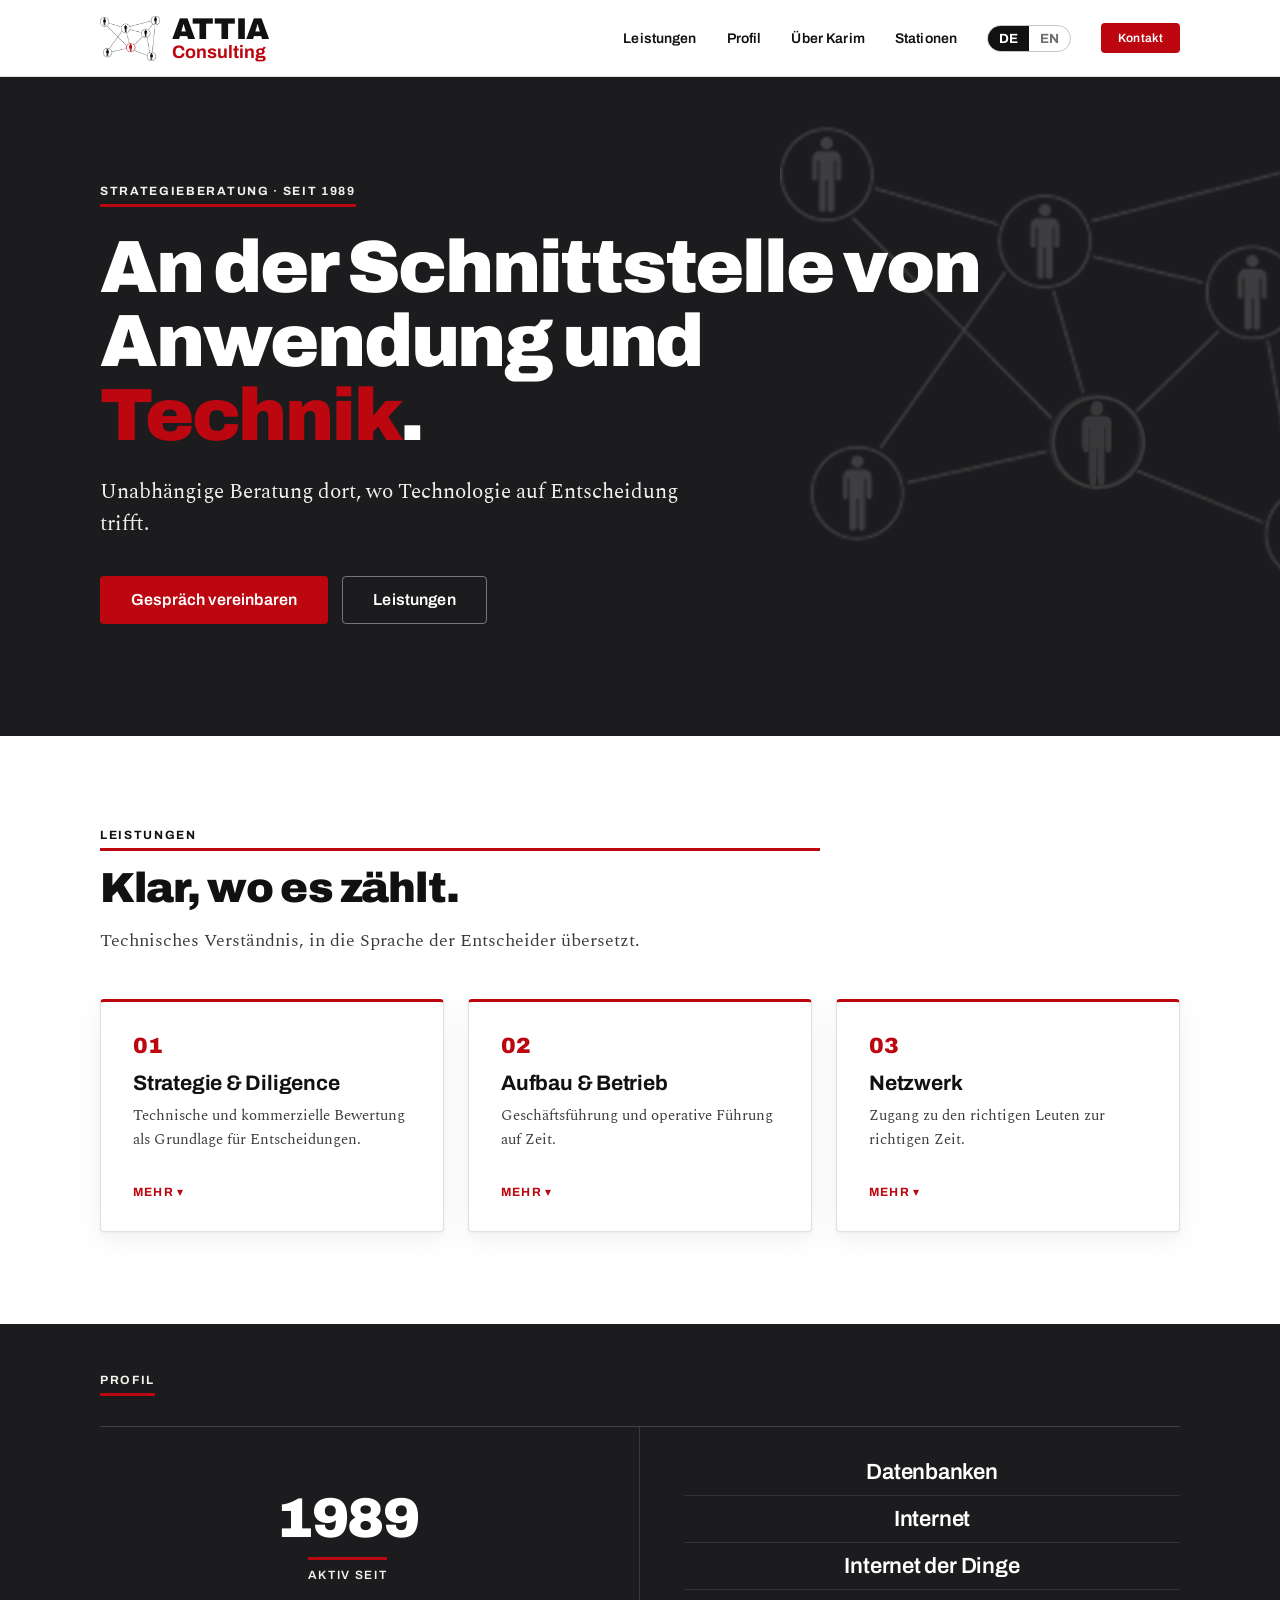
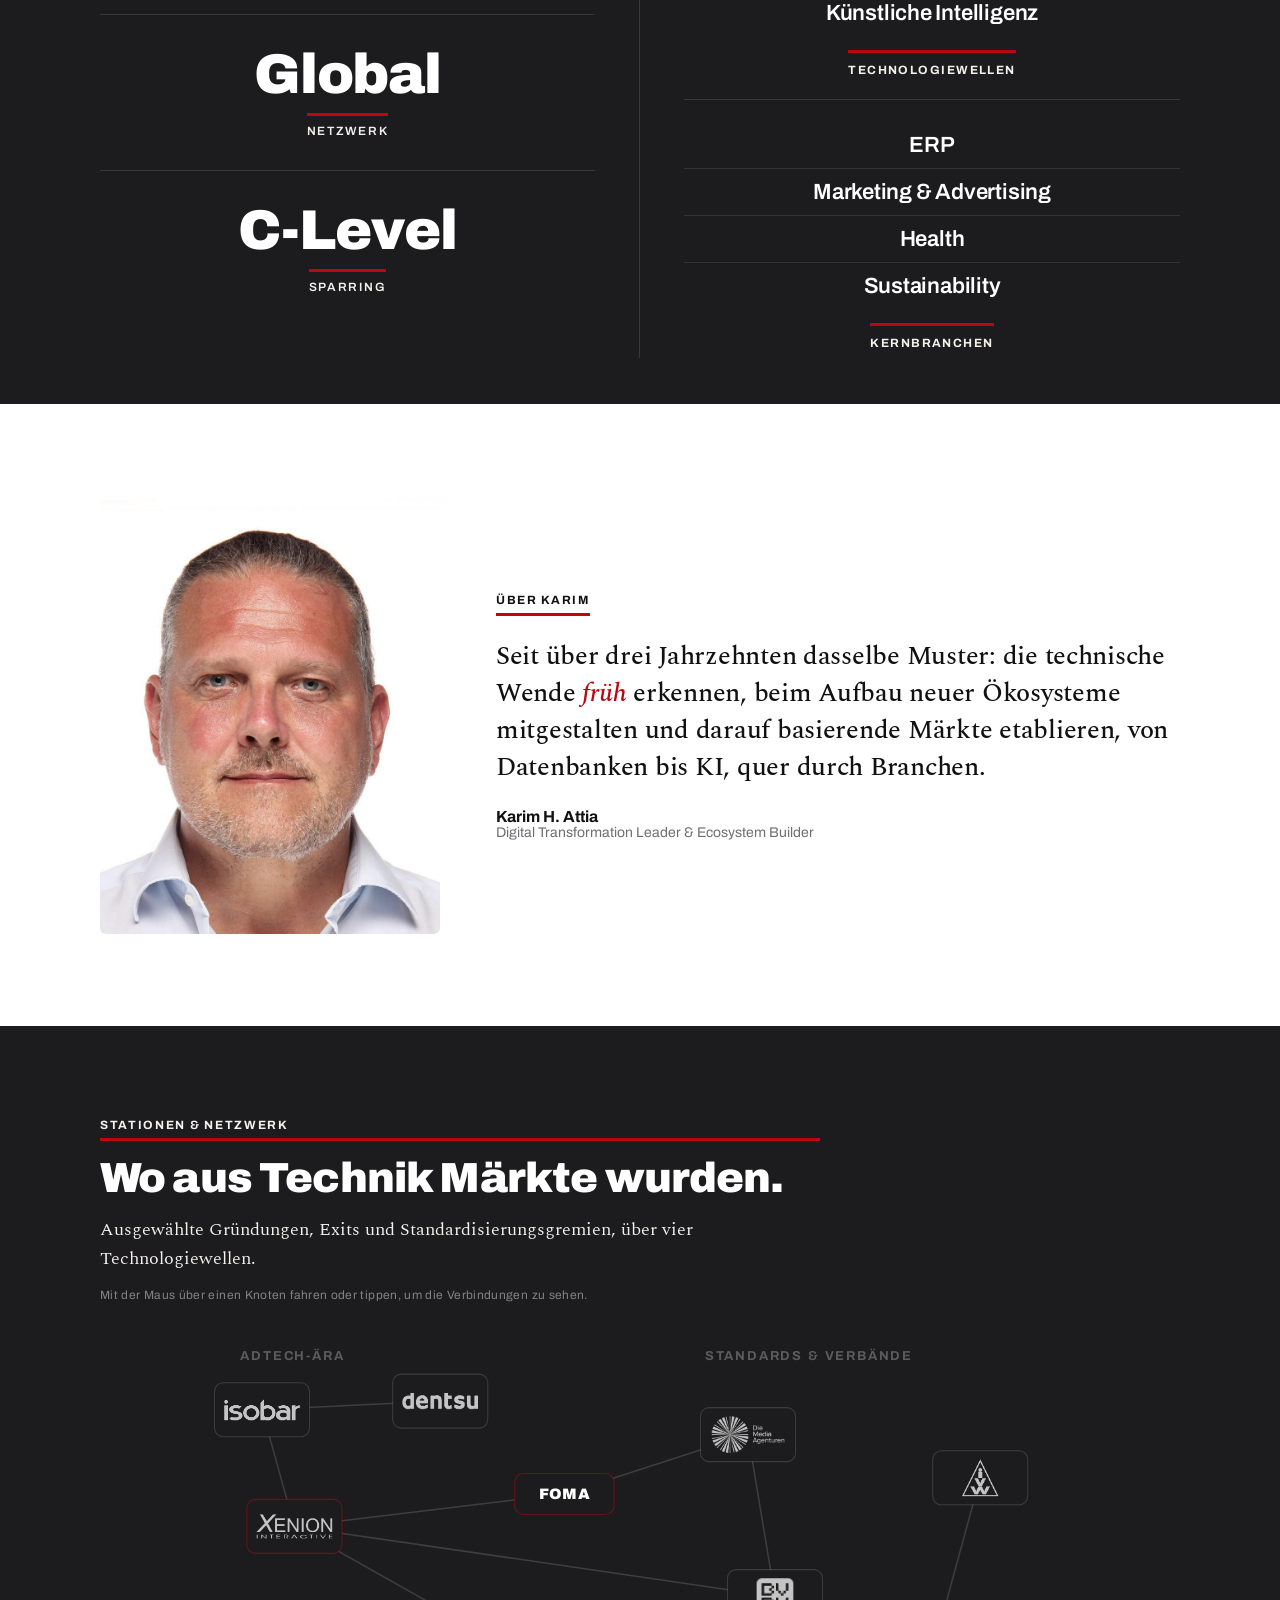
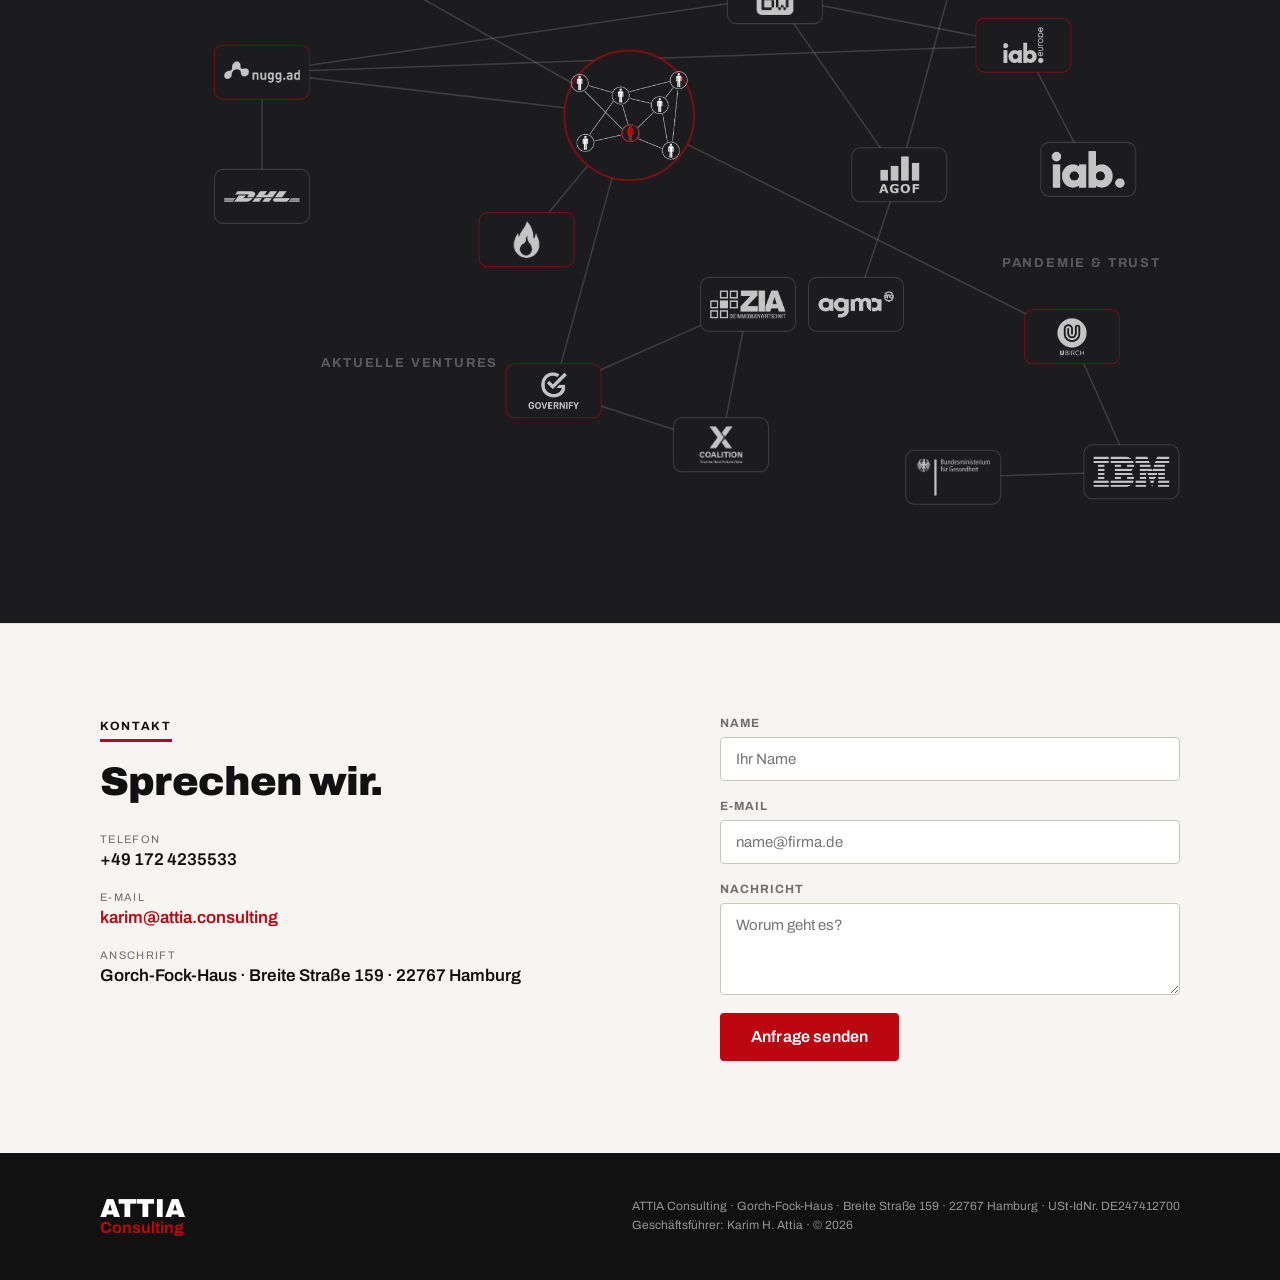
<file: index.html>
<!DOCTYPE html>
<html lang="de">
<head>
<meta charset="utf-8">
<meta name="viewport" content="width=device-width, initial-scale=1">
<title>ATTIA Consulting</title>
<meta name="description" content="ATTIA Consulting — unabhängige Strategieberatung an der Schnittstelle von Anwendung und Technik. Seit 1989.">
<style>
@import url('https://fonts.googleapis.com/css2?family=Archivo:wght@400;500;600;700;800;900&family=Archivo+Expanded:wght@600;700;800;900&family=Spectral:ital,wght@0,300;0,400;0,500;0,600;1,400&display=swap');

:root{
  --ac-ink:#111111; --ac-ink-soft:#3A3A3C; --ac-ink-muted:#6E6E73;
  --ac-paper:#FFFFFF; --ac-paper-warm:#F7F5F2; --ac-paper-sink:#EFEDE8;
  --ac-red:#BC0710; --ac-red-deep:#8C040B; --ac-red-tint:#ECEDEE;
  --ac-line:#E3E0DA; --ac-line-strong:#C9C5BD; --ac-graphite:#1C1C1E;
  --text-ondark:#F3F1EC;
  --font-display:'Archivo Expanded','Archivo',system-ui,sans-serif;
  --font-sans:'Archivo',system-ui,-apple-system,sans-serif;
  --font-serif:'Spectral',Georgia,'Times New Roman',serif;
  --text-2xs:.75rem; --text-3xs:.6875rem; --text-sm:.9375rem; --text-base:1rem; --text-3xl:3rem;
  --ls-label:.14em;
  --radius-sm:2px; --radius-md:4px;
  --space-6:32px;
  --shadow-card:0 1px 3px rgba(17,17,17,.05),0 8px 28px rgba(17,17,17,.06);
  --shadow-lg:0 18px 48px rgba(17,17,17,.12);
  --md-ease:cubic-bezier(.4,0,.2,1); --ease-out:cubic-bezier(.22,1,.36,1);
  --dur-fast:140ms; --dur-base:240ms; --dur-slow:420ms;
  --md-e2:0 2px 6px rgba(0,0,0,.12),0 1px 2px rgba(0,0,0,.08);
  --md-e6:0 8px 24px rgba(0,0,0,.18),0 4px 8px rgba(0,0,0,.10);
}
*{box-sizing:border-box}
html{scroll-behavior:smooth}
body{margin:0;font-family:var(--font-sans);color:var(--ac-ink);background:var(--ac-paper);overflow-x:hidden}
a{color:var(--ac-red);text-decoration:none}
a:hover{color:var(--ac-red-deep)}
.wrap{max-width:1160px;margin:0 auto;padding:0 40px}

/* logo wordmark */
.logo{display:inline-flex;align-items:center;gap:12px}
.logo-mark{height:45px;display:block}
.logo-word{display:flex;flex-direction:column;line-height:.9;font-family:var(--font-display);font-weight:900;letter-spacing:-.02em}
.logo-word .lw1{color:var(--ac-ink);font-size:30px}
.logo-word .lw2{color:var(--ac-red);font-family:var(--font-sans);font-weight:700;font-size:18px;letter-spacing:0;margin-top:1px}
.footer-word .lw1{color:#fff;font-size:26px}
.footer-word .lw2{font-size:16px}

/* buttons */
.btn{font-family:var(--font-sans);font-weight:600;letter-spacing:.01em;border-radius:var(--radius-md);cursor:pointer;border:1.5px solid transparent;display:inline-flex;align-items:center;justify-content:center;gap:8px;line-height:1;transition:background var(--dur-fast) var(--ease-out),color var(--dur-fast),border-color var(--dur-fast)}
.btn-sm{padding:8px 16px;font-size:var(--text-2xs)}
.btn-lg{padding:15px 30px;font-size:var(--text-base)}
.btn-primary{background:var(--ac-red);color:#fff}
.btn-primary:hover{background:var(--ac-red-deep)}
.btn-outline{background:transparent;color:#fff;border-color:rgba(255,255,255,.4)}
.btn-outline:hover{border-color:#fff}

/* eyebrow */
.eyebrow{display:inline-block;font-family:var(--font-sans);font-size:var(--text-2xs);font-weight:700;letter-spacing:var(--ls-label);text-transform:uppercase;color:var(--ac-ink);padding-bottom:6px;border-bottom:3px solid var(--ac-red)}
.eyebrow.light{color:var(--text-ondark)}

/* header */
header{position:sticky;top:0;z-index:50;background:var(--ac-paper);border-bottom:1px solid var(--ac-line);transition:box-shadow var(--dur-base) var(--md-ease)}
header[data-elevated="true"]{box-shadow:var(--md-e2)}
.nav{display:flex;align-items:center;justify-content:space-between;height:76px}
.nav .links{display:flex;gap:30px;align-items:center}
.nav .links a{color:var(--ac-ink);font-size:14px;font-weight:600;letter-spacing:.01em}
.nav .links a:hover{color:var(--ac-red)}
.lang{display:flex;border:1px solid var(--ac-line-strong);border-radius:999px;overflow:hidden;font-size:12px;font-weight:700}
.lang button{border:none;background:none;padding:5px 11px;cursor:pointer;color:var(--ac-ink-muted);font-weight:700;font-family:var(--font-sans)}
.lang button[data-on="true"]{background:var(--ac-ink);color:#fff}
.burger{display:none;flex-direction:column;justify-content:center;gap:5px;width:44px;height:44px;padding:11px;border:none;background:none;cursor:pointer}
.burger span{display:block;height:2px;width:100%;background:var(--ac-ink);border-radius:2px;transition:transform var(--dur-base) var(--md-ease),opacity var(--dur-fast)}
.burger[data-open="true"] span:nth-child(1){transform:translateY(7px) rotate(45deg)}
.burger[data-open="true"] span:nth-child(2){opacity:0}
.burger[data-open="true"] span:nth-child(3){transform:translateY(-7px) rotate(-45deg)}

/* hero */
.hero{background:var(--ac-graphite);color:#fff;position:relative;overflow:hidden}
.hero::after{content:"";position:absolute;right:-120px;top:-40px;width:620px;height:620px;background:url('assets/attia-logo.png') center/contain no-repeat;filter:invert(1) grayscale(1);mix-blend-mode:screen;opacity:.15}
.hero .wrap{padding-top:104px;padding-bottom:112px;position:relative;z-index:1}
.hero h1{font-family:var(--font-display);font-weight:900;font-size:74px;line-height:1;letter-spacing:-.03em;margin:24px 0 0;max-width:920px}
.hero h1 em{color:var(--ac-red);font-style:normal}
.hero .sub{font-family:var(--font-serif);font-size:21px;line-height:1.5;color:var(--text-ondark);margin-top:24px;max-width:600px}
.hero .cta{display:flex;gap:14px;margin-top:36px}

/* sections */
section{padding:92px 0}
.shead{display:flex;flex-direction:column;gap:16px;margin-bottom:44px;max-width:720px}
.shead h2{font-family:var(--font-display);font-weight:900;font-size:42px;line-height:1.04;letter-spacing:-.02em;margin:0}
.shead p{font-family:var(--font-serif);font-size:18px;line-height:1.6;color:var(--ac-ink-soft);margin:0}
.svc{display:grid;grid-template-columns:repeat(3,1fr);gap:24px}
.card{background:var(--ac-paper);border:1px solid var(--ac-line);border-radius:var(--radius-md);padding:var(--space-6);box-shadow:var(--shadow-card);transition:box-shadow var(--dur-base) var(--ease-out),transform var(--dur-base) var(--ease-out)}
.card-accent{border-top:3px solid var(--ac-red)}
.svc-card{cursor:pointer}
.svc-card:hover{box-shadow:var(--shadow-lg);transform:translateY(-2px)}
.svc .n{font-family:var(--font-display);font-weight:900;font-size:22px;color:var(--ac-red)}
.svc h3{font-size:21px;font-weight:700;letter-spacing:-.01em;margin:14px 0 10px}
.svc p{font-family:var(--font-serif);font-size:15px;line-height:1.6;color:var(--ac-ink-soft);margin:0}
.svc .more{overflow:hidden;max-height:0;opacity:0;padding-top:0;transition:max-height var(--dur-slow) var(--md-ease),opacity var(--dur-base),padding-top var(--dur-base);font-size:14px;line-height:1.6;color:var(--ac-ink-muted);border-top:1px solid var(--ac-line);margin-top:16px}
.svc-card.open .more{max-height:220px;opacity:1;padding-top:16px}
.svc .hint{font-size:12px;font-weight:700;letter-spacing:.1em;text-transform:uppercase;color:var(--ac-red);margin-top:16px;cursor:pointer}

/* stats band */
.band{background:var(--ac-graphite);color:#fff}
.band-sec{padding:46px 0}
.band .phead{margin-bottom:30px}
.band .profcols{display:grid;grid-template-columns:1fr 1fr;border-top:1px solid rgba(255,255,255,.16)}
.band .pstats{padding-right:44px;border-right:1px solid rgba(255,255,255,.12);text-align:center;display:flex;flex-direction:column;justify-content:center}
.band .plists{padding-left:44px;text-align:center;display:flex;flex-direction:column;justify-content:center}
.band .scell{padding:32px 0;border-bottom:1px solid rgba(255,255,255,.12)}
.band .scell:last-child{border-bottom:none}
.stat-v{font-family:var(--font-display);font-weight:900;line-height:1;font-size:3.5rem;letter-spacing:-.02em;color:#fff}
.stat-l{font-family:var(--font-sans);font-weight:600;margin-top:10px;font-size:var(--text-2xs);letter-spacing:var(--ls-label);text-transform:uppercase;color:var(--text-ondark);border-top:3px solid var(--ac-red);padding-top:8px;display:inline-block}
.band .bcol{padding:22px 0 8px}
.band .bcol:first-child{border-bottom:1px solid rgba(255,255,255,.12);padding-bottom:22px}
.band .bh{font-size:12px;font-weight:700;letter-spacing:.12em;text-transform:uppercase;color:var(--text-ondark);border-top:3px solid var(--ac-red);padding-top:10px;margin-top:14px;display:inline-block}
.band .bcol ul{list-style:none;margin:0;padding:0}
.band .bcol li{font-family:var(--font-sans);font-weight:600;font-size:22px;letter-spacing:-.01em;color:#fff;padding:11px 0;border-bottom:1px solid rgba(255,255,255,.1)}
.band .bcol li:last-child{border-bottom:none}

/* about */
.about{display:grid;grid-template-columns:340px 1fr;gap:56px;align-items:center}
.about img{width:100%;border-radius:6px;filter:grayscale(.15)}
.about .q{font-family:var(--font-serif);font-size:26px;line-height:1.42;font-weight:500;letter-spacing:-.01em;margin-top:22px}
.about .q em{color:var(--ac-red);font-style:italic}
.about .role{margin-top:22px;font-size:14px;color:var(--ac-ink-muted)}
.about .role b{color:var(--ac-ink);font-weight:700;display:block;font-size:16px}

/* wall / relationship network */
.wall{background:var(--ac-graphite);color:#fff}
.wall .shead h2{color:#fff}
.wall .shead p{color:var(--text-ondark)}
.nethint{font-size:12px;color:rgba(255,255,255,.45);letter-spacing:.03em;margin:-30px 0 30px}
.netwrap{width:100%}
.netsvg{width:100%;height:auto;display:block;overflow:visible}
.wclabel{fill:rgba(255,255,255,.28);font-family:var(--font-sans);font-weight:700;font-size:12px;letter-spacing:.14em;text-transform:uppercase}
.wedge{stroke:rgba(255,255,255,.15);stroke-width:1.4;transition:stroke .2s,stroke-width .2s}
.wnode{cursor:pointer}
.wnode .wbg{fill:var(--ac-graphite);stroke:rgba(255,255,255,.14);stroke-width:1;transition:stroke .2s,fill .2s}
.wnode image{opacity:.74;transition:opacity .2s}
.wnode:hover .wbg,.wnode:focus-visible .wbg,.wnode.active .wbg{stroke:var(--ac-red);fill:#242427}
.wnode:hover image,.wnode:focus-visible image,.wnode.active image{opacity:1}
.wnode.founder .wbg{stroke:rgba(188,7,16,.5)}
.wcore .wbg{fill:var(--ac-graphite);stroke:rgba(188,7,16,.55);stroke-width:2}
.wcore image{opacity:1}
.wcore:hover .wbg,.wcore.active .wbg{fill:var(--ac-graphite);stroke:var(--ac-red)}
.wtext-t{fill:#fff;font-family:var(--font-display);font-weight:900;font-size:14px;letter-spacing:.02em}
.wlabel{opacity:0;transition:opacity .2s;pointer-events:none}
.wnode:hover .wlabel,.wnode:focus-visible .wlabel,.wnode.active .wlabel{opacity:1}
.wl-n{fill:#fff;font-family:var(--font-sans);font-weight:700;font-size:13px}
.wl-d{fill:var(--text-ondark);font-family:var(--font-sans);font-size:11px}
.netsvg.has-active .wnode:not(.active):not(.neighbor){opacity:.24}
.netsvg.has-active .wclabel{opacity:.12}
.netsvg.has-active .wedge:not(.lit){stroke:rgba(255,255,255,.05)}
.wedge.lit{stroke:var(--ac-red);stroke-width:2}
@keyframes waberA{0%,100%{transform:translate(0,0)}25%{transform:translate(5px,-3px)}50%{transform:translate(2px,4px)}75%{transform:translate(-4px,2px)}}
@keyframes waberB{0%,100%{transform:translate(0,0)}25%{transform:translate(-4px,-4px)}50%{transform:translate(3px,3px)}75%{transform:translate(4px,-2px)}}
@keyframes waberC{0%,100%{transform:translate(0,0)}25%{transform:translate(3px,4px)}50%{transform:translate(-5px,1px)}75%{transform:translate(1px,-4px)}}
@keyframes waberD{0%,100%{transform:translate(0,0)}25%{transform:translate(-3px,3px)}50%{transform:translate(4px,-4px)}75%{transform:translate(-2px,-3px)}}
.netsvg.has-active .wnode.active{animation-play-state:paused!important}
@media(prefers-reduced-motion:reduce){.wnode{animation:none!important}}

/* contact */
.contact{background:var(--ac-paper-warm);border-top:1px solid var(--ac-line)}
.cgrid{display:grid;grid-template-columns:1fr 460px;gap:64px;align-items:start}
.ch{font-family:var(--font-display);font-weight:900;font-size:40px;letter-spacing:-.02em;margin:18px 0 30px}
.cinfo .row{margin-bottom:22px}
.cinfo .k{font-size:11px;letter-spacing:.12em;text-transform:uppercase;color:var(--ac-ink-muted);margin-bottom:5px}
.cinfo .v{font-size:17px;font-weight:600}
.field{display:flex;flex-direction:column;gap:7px;margin-bottom:18px}
.field label{font-size:12px;font-weight:700;letter-spacing:.08em;text-transform:uppercase;color:var(--ac-ink-muted)}
.field input,.field textarea{font-family:var(--font-sans);font-size:15px;padding:13px 15px;border:1.5px solid var(--ac-line-strong);border-radius:4px;background:#fff;color:var(--ac-ink)}
.field input:focus,.field textarea:focus{outline:none;border-color:var(--ac-red)}
.done{background:#fff;border-top:3px solid var(--ac-red);padding:34px;box-shadow:var(--shadow-card)}
.done h3{font-size:22px;margin:16px 0 8px}
.done p{font-family:var(--font-serif);color:var(--ac-ink-soft);line-height:1.6;margin:0}

/* footer */
footer.site{background:var(--ac-ink);color:#fff;padding:44px 0}
footer.site .row{display:flex;justify-content:space-between;align-items:center;flex-wrap:wrap;gap:20px}
footer.site .legal{font-size:12px;color:rgba(255,255,255,.55);line-height:1.6}

/* fab */
.fab{position:fixed;right:32px;bottom:32px;z-index:60;width:60px;height:60px;border:none;border-radius:18px;background:var(--ac-red);color:#fff;display:flex;align-items:center;justify-content:center;box-shadow:var(--md-e6);cursor:pointer;transform:scale(0) translateY(12px);opacity:0;transition:transform .34s var(--md-ease),opacity .34s var(--md-ease),background var(--dur-fast)}
.fab[data-show="true"]{transform:scale(1) translateY(0);opacity:1}
.fab:hover{background:var(--ac-red-deep)}

@media(max-width:900px){
  .svc{grid-template-columns:1fr 1fr}
  .band .profcols{grid-template-columns:1fr}
  .band .pstats{border-right:none;padding-right:0;border-bottom:1px solid rgba(255,255,255,.12)}
  .band .plists{padding-left:0}
  .about,.cgrid{grid-template-columns:1fr}
  .hero h1{font-size:50px}
  .fab{right:20px;bottom:20px}
}
@media(max-width:700px){
  .burger{display:flex}
  .nav{position:relative}
  .nav .links{position:absolute;top:76px;left:0;right:0;flex-direction:column;align-items:stretch;gap:0;background:var(--ac-paper);border-bottom:1px solid var(--ac-line);box-shadow:var(--md-e2);padding:8px 40px 22px;max-height:0;overflow:hidden;opacity:0;pointer-events:none;transition:max-height var(--dur-base) var(--md-ease),opacity var(--dur-base) var(--md-ease)}
  .nav .links[data-open="true"]{max-height:380px;opacity:1;pointer-events:auto}
  .nav .links a{padding:15px 0;font-size:16px;border-bottom:1px solid var(--ac-line)}
  .nav .links .lang{align-self:flex-start;margin-top:16px}
  .nav .links>.btn{margin-top:16px;align-self:flex-start}
  .svc{grid-template-columns:1fr}
  .hero .cta{flex-direction:column;align-items:stretch}
}
</style>
</head>
<body>
<div id="root"></div>
<script>
const T = {
  de:{
    navMain:[['Leistungen','leistungen'],['Profil','profil'],['Über Karim','ueber'],['Stationen','netzwerk']], navContact:'Kontakt',
    heroEy:'Strategieberatung · seit 1989',
    heroH:['An der Schnittstelle von Anwendung und ','Technik','.'],
    heroSub:'Unabhängige Beratung dort, wo Technologie auf Entscheidung trifft.',
    heroCta:['Gespräch vereinbaren','Leistungen'],
    svcEy:'Leistungen', svcH:'Klar, wo es zählt.',
    svcSub:'Technisches Verständnis, in die Sprache der Entscheider übersetzt.',
    svc:[
      ['01','Strategie & Diligence','Technische und kommerzielle Bewertung als Grundlage für Entscheidungen.','Von der Technologie-Due-Diligence vor einer Beteiligung bis zur nüchternen Zweitmeinung.'],
      ['02','Aufbau & Betrieb','Geschäftsführung und operative Führung auf Zeit.','In Aufbau, Umbruch oder Übergang, mit Hand am Steuer.'],
      ['03','Netzwerk','Zugang zu den richtigen Leuten zur richtigen Zeit.','Über Industrien und Technologien hinweg, seit über drei Jahrzehnten gewachsen.'],
    ],
    more:'Mehr', less:'Weniger',
    profilEy:'Profil',
    stats3:[['1989','Aktiv seit'],['Global','Netzwerk'],['C-Level','Sparring']],
    bandWaves:'Technologiewellen', waves:['Datenbanken','Internet','Internet der Dinge','Künstliche Intelligenz'],
    bandIndustries:'Kernbranchen', industries:['ERP','Marketing & Advertising','Health','Sustainability'],
    aboutEy:'Über Karim',
    aboutQ:['Seit über drei Jahrzehnten dasselbe Muster: die technische Wende ','früh',' erkennen, beim Aufbau neuer Ökosysteme mitgestalten und darauf basierende Märkte etablieren, von Datenbanken bis KI, quer durch Branchen.'],
    aboutRole:['Karim H. Attia','Digital Transformation Leader & Ecosystem Builder'],
    wallEy:'Stationen & Netzwerk', wallH:'Wo aus Technik Märkte wurden.',
    wallSub:'Ausgewählte Gründungen, Exits und Standardisierungsgremien, über vier Technologiewellen.',
    netHint:'Mit der Maus über einen Knoten fahren oder tippen, um die Verbindungen zu sehen.',
    cEy:'Kontakt', cH:'Sprechen wir.',
    cLabels:['Telefon','E-Mail','Anschrift','Name','Nachricht','Anfrage senden'],
    cPlace:['Ihr Name','name@firma.de','Worum geht es?'],
    cAddr:'Gorch-Fock-Haus · Breite Straße 159 · 22767 Hamburg',
    done:['Gesendet','Vielen Dank','Wir melden uns kurzfristig unter'],
    footer:['ATTIA Consulting · Gorch-Fock-Haus · Breite Straße 159 · 22767 Hamburg · USt-IdNr. DE247412700','Geschäftsführer: Karim H. Attia · © 2026'],
  },
  en:{
    navMain:[['Services','leistungen'],['Profile','profil'],['About Karim','ueber'],['Track record','netzwerk']], navContact:'Contact',
    heroEy:'Strategy advisory · since 1989',
    heroH:['Where application meets ','technology','.'],
    heroSub:'Independent advice where technology meets the decision.',
    heroCta:['Book a conversation','Services'],
    svcEy:'Services', svcH:'Clear where it counts.',
    svcSub:'Technical judgement, translated into the language of decision-makers.',
    svc:[
      ['01','Strategy & Diligence','Technical and commercial assessment as a basis for decisions.','From technology due diligence before an investment to a sober second opinion.'],
      ['02','Build & Operate','Managing director and operational lead, on demand.','In build-up, turnaround or transition, hands on the wheel.'],
      ['03','Network','Access to the right people at the right time.','Across industries and technologies, grown over three decades.'],
    ],
    more:'More', less:'Less',
    profilEy:'Profile',
    stats3:[['1989','Active since'],['Global','Network'],['C-Level','Sparring']],
    bandWaves:'Technology waves', waves:['Databases','Internet','Internet of Things','Artificial Intelligence'],
    bandIndustries:'Core industries', industries:['ERP','Marketing & Advertising','Health','Sustainability'],
    aboutEy:'About Karim',
    aboutQ:['For over three decades, the same pattern: spotting the technical shift ','early',', helping build the ecosystems around it and establishing the markets on top, from databases to AI, across the most diverse industries.'],
    aboutRole:['Karim H. Attia','Digital Transformation Leader & Ecosystem Builder'],
    wallEy:'Track record & network', wallH:'Where technology became markets.',
    wallSub:'Selected ventures, exits and standards bodies, across four waves of technology.',
    netHint:'Hover or tap a node to trace its connections.',
    cEy:'Contact', cH:"Let's talk.",
    cLabels:['Phone','Email','Address','Name','Message','Send enquiry'],
    cPlace:['Your name','name@company.com','What is it about?'],
    cAddr:'Gorch-Fock-Haus · Breite Straße 159 · 22767 Hamburg · Germany',
    done:['Sent','Thank you','We will get back to you shortly at'],
    footer:['ATTIA Consulting · Gorch-Fock-Haus · Breite Straße 159 · 22767 Hamburg · Germany · VAT ID DE247412700','Managing Director: Karim H. Attia · © 2026'],
  },
};
const N = {
  isobar:{n:'Isobar',x:150,y:72,de:'Erwerber / Teil des Global Management Team',en:'Acquirer / part of the global management team'},
  dentsu:{n:'Dentsu Aegis',x:315,y:64,de:'Baute darauf auf',en:'Built on it'},
  xenion:{n:'Xenion',x:180,y:180,founder:1,de:'Online Media Pioneer',en:'Online media pioneer'},
  nuggad:{n:'nugg.ad',x:150,y:315,founder:1,de:'Europas führende digitale Zielgruppen-Plattform',en:"Europe's leading digital audience platform"},
  dhl:{n:'Deutsche Post DHL',x:150,y:430,de:'Käufer von nugg.ad',en:'Acquired nugg.ad'},
  foma:{n:'FOMA',x:430,y:150,text:1,founder:1,de:'Mitgründer · im BVDW',en:'Co-founder · within BVDW'},
  mediaagenturen:{n:'Die Mediaagenturen',x:600,y:95,de:'Nachfolger FOMA + OMG',en:'Successor of FOMA + OMG'},
  bvdw:{n:'BVDW',x:625,y:245,de:'Digitalverband',en:'Digital industry body'},
  ivw:{n:'IVW',x:815,y:135,de:'Auflagenkontrolle (Beirat)',en:'Circulation audit (advisory board)'},
  iabeurope:{n:'IAB Europe',x:855,y:290,founder:1,de:'Vorstand & Vorsitz Brand Advertising',en:'Board member & chair of Brand Advertising'},
  iabus:{n:'IAB US',x:915,y:405,de:'Standards · USA',en:'Standards · US'},
  agof:{n:'AGOF',x:740,y:410,de:'Reichweitenstandard',en:'Reach standardisation'},
  agma:{n:'agma',x:700,y:530,de:'Media-Analyse',en:'Media measurement'},
  ubirch:{n:'UBIRCH',x:900,y:560,founder:1,de:'Secure IoT & EU Digital COVID Certificate',en:'Secure IoT & EU Digital COVID Certificate'},
  ibm:{n:'IBM',x:955,y:685,de:'Impfzertifikat-Partner',en:'Vaccination-cert partner'},
  bmg:{n:'BMG',x:790,y:690,de:'Bund · Pandemie',en:'Federal · pandemic'},
  openprometheus:{n:'Open Prometheus',x:395,y:470,founder:1,de:'Medizinische Evidenz',en:'Medical evidence'},
  governify:{n:'Governify',x:420,y:610,founder:1,de:'Trust-Infrastruktur',en:'Trust infrastructure'},
  coalitionx:{n:'Coalition-X',x:575,y:660,de:'Gaia-X Ökosystem',en:'Gaia-X ecosystem'},
  zia:{n:'ZIA',x:600,y:530,de:'Verband Immobilienwirtschaft',en:'Real estate association'},
  attia:{n:'ATTIA',x:490,y:355,core:1,de:'30+ Jahre Erfahrung',en:'30+ years of experience'},
};
const EDGES = [
  ['attia','xenion'],['attia','nuggad'],['attia','ubirch'],['attia','governify'],['attia','openprometheus'],
  ['xenion','isobar'],['isobar','dentsu'],
  ['xenion','foma'],['foma','mediaagenturen'],
  ['xenion','bvdw'],
  ['nuggad','dhl'],['nuggad','bvdw'],
  ['nuggad','iabeurope'],['iabeurope','iabus'],
  ['bvdw','iabeurope'],['bvdw','mediaagenturen'],
  ['bvdw','agof'],['agof','agma'],['agof','ivw'],
  ['ubirch','ibm'],['ibm','bmg'],
  ['governify','coalitionx'],['governify','zia'],['zia','coalitionx'],
];
const CLUSTERS = [
  {t:'AdTech-Ära',x:130,y:26},
  {t:'Standards & Verbände',x:560,y:26},
  {t:'Pandemie & Trust',x:835,y:495},
  {t:'Aktuelle Ventures',x:205,y:588},
];
function netSVG(lang){
  const clabels = CLUSTERS.map(c=>`<text class="wclabel" x="${c.x}" y="${c.y}">${c.t}</text>`).join('');
  const edges = EDGES.map(([a,b])=>{const A=N[a],B=N[b];return `<line class="wedge" data-a="${a}" data-b="${b}" x1="${A.x}" y1="${A.y}" x2="${B.x}" y2="${B.y}"/>`;}).join('');
  const nodes = Object.keys(N).map((id,i)=>{
    const o=N[id];
    const anim=`animation:waber${'ABCD'[i%4]} ${6+(i%5)}s ease-in-out infinite;animation-delay:-${((i*1.7)%6).toFixed(1)}s`;
    let inner;
    if(o.core){
      inner=`<g class="wnode wcore" data-id="${id}" tabindex="0" style="${anim}"><circle class="wbg" r="60"/><image href="assets/logos/attia.png" x="-54" y="-42" width="108" height="84" preserveAspectRatio="xMidYMid meet"/><g class="wlabel"><text class="wl-n" text-anchor="middle" y="82">ATTIA Consulting</text><text class="wl-d" text-anchor="middle" y="98">${o[lang]}</text></g></g>`;
    } else if(o.text){
      inner=`<g class="wnode wtext ${o.founder?'founder':''}" data-id="${id}" tabindex="0" style="${anim}"><rect class="wbg" x="-46" y="-19" width="92" height="38" rx="8"/><text class="wtext-t" text-anchor="middle" dy="5">${o.n}</text><g class="wlabel"><text class="wl-n" text-anchor="middle" y="38">${o.n}</text><text class="wl-d" text-anchor="middle" y="54">${o[lang]}</text></g></g>`;
    } else {
      const bw=88,bh=50;
      inner=`<g class="wnode ${o.founder?'founder':''}" data-id="${id}" tabindex="0" style="${anim}">
        <rect class="wbg" x="${-bw/2}" y="${-bh/2}" width="${bw}" height="${bh}" rx="8"/>
        <image href="assets/logos/${id}.png" x="${-bw/2+9}" y="${-bh/2+8}" width="${bw-18}" height="${bh-16}" preserveAspectRatio="xMidYMid meet"/>
        <g class="wlabel"><text class="wl-n" text-anchor="middle" y="${bh/2+18}">${o.n}</text><text class="wl-d" text-anchor="middle" y="${bh/2+34}">${o[lang]}</text></g>
      </g>`;
    }
    return `<g class="wnode-pos" transform="translate(${o.x},${o.y})">${inner}</g>`;
  }).join('');
  return `<svg class="netsvg" viewBox="0 0 1000 740" role="img" aria-label="Beziehungsnetz ATTIA Consulting"><g class="wclabels">${clabels}</g><g class="wedges">${edges}</g><g class="wnodes">${nodes}</g></svg>`;
}
const esc = s => String(s).replace(/&/g,'&amp;').replace(/</g,'&lt;').replace(/>/g,'&gt;');
const wordmark = cls => `<span class="logo-word ${cls||''}"><span class="lw1">ATTIA</span><span class="lw2">Consulting</span></span>`;

function view(lang){
  const t = T[lang];
  return `
  <header><div class="wrap nav">
    <a class="logo" href="#" aria-label="ATTIA Consulting"><img class="logo-mark" src="assets/attia-logo.png" alt="">${wordmark()}</a>
    <button class="burger" data-open="false" aria-label="Menü" aria-expanded="false"><span></span><span></span><span></span></button>
    <div class="links" data-open="false">
      ${t.navMain.map(m=>`<a href="#${m[1]}">${m[0]}</a>`).join('')}
      <div class="lang"><button data-lang="de" data-on="${lang==='de'}">DE</button><button data-lang="en" data-on="${lang==='en'}">EN</button></div>
      <button class="btn btn-sm btn-primary" data-scroll="kontakt">${t.navContact}</button>
    </div>
  </div></header>

  <div class="hero"><div class="wrap">
    <span class="eyebrow light">${t.heroEy}</span>
    <h1>${esc(t.heroH[0])}<em>${esc(t.heroH[1])}</em>${esc(t.heroH[2])}</h1>
    <div class="sub">${t.heroSub}</div>
    <div class="cta">
      <button class="btn btn-lg btn-primary" data-scroll="kontakt">${t.heroCta[0]}</button>
      <button class="btn btn-lg btn-outline" data-scroll="leistungen">${t.heroCta[1]}</button>
    </div>
  </div></div>

  <section id="leistungen"><div class="wrap">
    <div class="shead"><span class="eyebrow">${t.svcEy}</span><h2>${t.svcH}</h2><p>${t.svcSub}</p></div>
    <div class="svc">${t.svc.map(s=>`
      <div class="card card-accent svc-card">
        <div class="n">${s[0]}</div><h3>${s[1]}</h3><p>${s[2]}</p>
        <div class="more">${s[3]}</div>
        <div class="hint">${t.more} ▾</div>
      </div>`).join('')}
    </div>
  </div></section>

  <div class="band" id="profil"><section class="band-sec"><div class="wrap">
    <div class="phead"><span class="eyebrow light">${t.profilEy}</span></div>
    <div class="profcols">
      <div class="pstats">${t.stats3.map(s=>`<div class="scell"><div class="stat-v">${s[0]}</div><div class="stat-l">${s[1]}</div></div>`).join('')}</div>
      <div class="plists">
        <div class="bcol"><ul>${t.waves.map(w=>`<li>${w}</li>`).join('')}</ul><div class="bh">${t.bandWaves}</div></div>
        <div class="bcol"><ul>${t.industries.map(w=>`<li>${w}</li>`).join('')}</ul><div class="bh">${t.bandIndustries}</div></div>
      </div>
    </div>
  </div></section></div>

  <section id="ueber"><div class="wrap about">
    <img src="assets/karim-attia.jpg" alt="Karim H. Attia">
    <div>
      <span class="eyebrow">${t.aboutEy}</span>
      <div class="q">${esc(t.aboutQ[0])}<em>${esc(t.aboutQ[1])}</em>${esc(t.aboutQ[2])}</div>
      <div class="role"><b>${t.aboutRole[0]}</b>${t.aboutRole[1]}</div>
    </div>
  </div></section>

  <div class="wall"><section id="netzwerk"><div class="wrap">
    <div class="shead"><span class="eyebrow light">${t.wallEy}</span><h2>${t.wallH}</h2><p>${t.wallSub}</p></div>
    <div class="nethint">${t.netHint}</div>
    <div class="netwrap">${netSVG(lang)}</div>
  </div></section></div>

  <div class="contact" id="kontakt"><section><div class="wrap cgrid">
    <div class="cinfo">
      <span class="eyebrow">${t.cEy}</span>
      <h2 class="ch">${t.cH}</h2>
      <div class="row"><div class="k">${t.cLabels[0]}</div><div class="v">+49 172 4235533</div></div>
      <div class="row"><div class="k">${t.cLabels[1]}</div><div class="v"><a href="mailto:karim@attia.consulting">karim@attia.consulting</a></div></div>
      <div class="row"><div class="k">${t.cLabels[2]}</div><div class="v">${t.cAddr}</div></div>
    </div>
    <form class="cform" novalidate>
      <div class="field"><label>${t.cLabels[3]}</label><input name="name" placeholder="${t.cPlace[0]}"></div>
      <div class="field"><label>${t.cLabels[1]}</label><input name="email" type="email" placeholder="${t.cPlace[1]}"></div>
      <div class="field"><label>${t.cLabels[4]}</label><textarea name="msg" rows="4" placeholder="${t.cPlace[2]}"></textarea></div>
      <button type="submit" class="btn btn-lg btn-primary">${t.cLabels[5]}</button>
    </form>
  </div></section></div>

  <footer class="site"><div class="wrap row">
    ${wordmark('footer-word')}
    <div class="legal">${t.footer[0]}<br>${t.footer[1]}</div>
  </div></footer>

  <button class="fab" data-show="false" data-scroll="kontakt" aria-label="Kontakt">
    <svg width="24" height="24" viewBox="0 0 24 24" fill="none" stroke="currentColor" stroke-width="2" stroke-linecap="round" stroke-linejoin="round"><path d="M4 4h16v12H5.2L4 18.4V4z"/></svg>
  </button>`;
}

const root = document.getElementById('root');
let lang = 'de';

function mount(){
  document.documentElement.lang = lang;
  root.innerHTML = view(lang);
  const t = T[lang];

  root.querySelector('.burger').addEventListener('click', e=>{
    const b=e.currentTarget, links=root.querySelector('.links');
    const open = b.getAttribute('data-open')!=='true';
    b.setAttribute('data-open',open); b.setAttribute('aria-expanded',open);
    links.setAttribute('data-open',open);
  });
  root.querySelectorAll('[data-lang]').forEach(btn=>btn.addEventListener('click',()=>{ lang=btn.getAttribute('data-lang'); mount(); }));
  root.querySelectorAll('[data-scroll]').forEach(el=>el.addEventListener('click',()=>{
    const target=document.getElementById(el.getAttribute('data-scroll'));
    const links=root.querySelector('.links'), burger=root.querySelector('.burger');
    links.setAttribute('data-open','false'); burger.setAttribute('data-open','false');
    if(target) target.scrollIntoView({behavior:'smooth'});
  }));
  root.querySelectorAll('.links a').forEach(a=>a.addEventListener('click',()=>{
    root.querySelector('.links').setAttribute('data-open','false');
    root.querySelector('.burger').setAttribute('data-open','false');
  }));
  root.querySelectorAll('.svc-card').forEach(c=>c.addEventListener('click',()=>{
    const open=c.classList.toggle('open');
    c.querySelector('.hint').textContent = (open?t.less+' ▲':t.more+' ▾');
  }));
  const form=root.querySelector('.cform');
  form.addEventListener('submit',e=>{
    e.preventDefault();
    const name=form.name.value.trim(), email=form.email.value.trim();
    if(!name||!email) return;
    const first=name.split(' ')[0]||'';
    form.outerHTML = `<div class="done"><span class="eyebrow">${t.done[0]}</span><h3>${t.done[1]}, ${esc(first)}.</h3><p>${t.done[2]} ${esc(email)}.</p></div>`;
  });

  const svg=root.querySelector('.netsvg');
  if(svg){
    const nnodes=[...svg.querySelectorAll('.wnode')], nedges=[...svg.querySelectorAll('.wedge')];
    const activate=id=>{
      svg.classList.add('has-active');
      const nb=new Set([id]);
      nedges.forEach(e=>{const lit=(e.dataset.a===id||e.dataset.b===id); e.classList.toggle('lit',lit); if(lit){nb.add(e.dataset.a);nb.add(e.dataset.b);}});
      nnodes.forEach(n=>{n.classList.toggle('active',n.dataset.id===id); n.classList.toggle('neighbor',nb.has(n.dataset.id)&&n.dataset.id!==id);});
    };
    const clr=()=>{svg.classList.remove('has-active'); nedges.forEach(e=>e.classList.remove('lit')); nnodes.forEach(n=>n.classList.remove('active','neighbor'));};
    nnodes.forEach(n=>{const id=n.dataset.id;
      n.addEventListener('pointerenter',()=>activate(id));
      n.addEventListener('focus',()=>activate(id));
      n.addEventListener('click',e=>{e.stopPropagation();activate(id);});
    });
    svg.addEventListener('pointerleave',clr);
    root.addEventListener('click',clr);
  }
}

window.addEventListener('scroll', ()=>{
  const h=document.querySelector('header'); if(h) h.setAttribute('data-elevated', window.scrollY>8);
  const f=document.querySelector('.fab'); if(f) f.setAttribute('data-show', window.scrollY>520);
});

mount();
</script>
</body>
</html>
</file>
